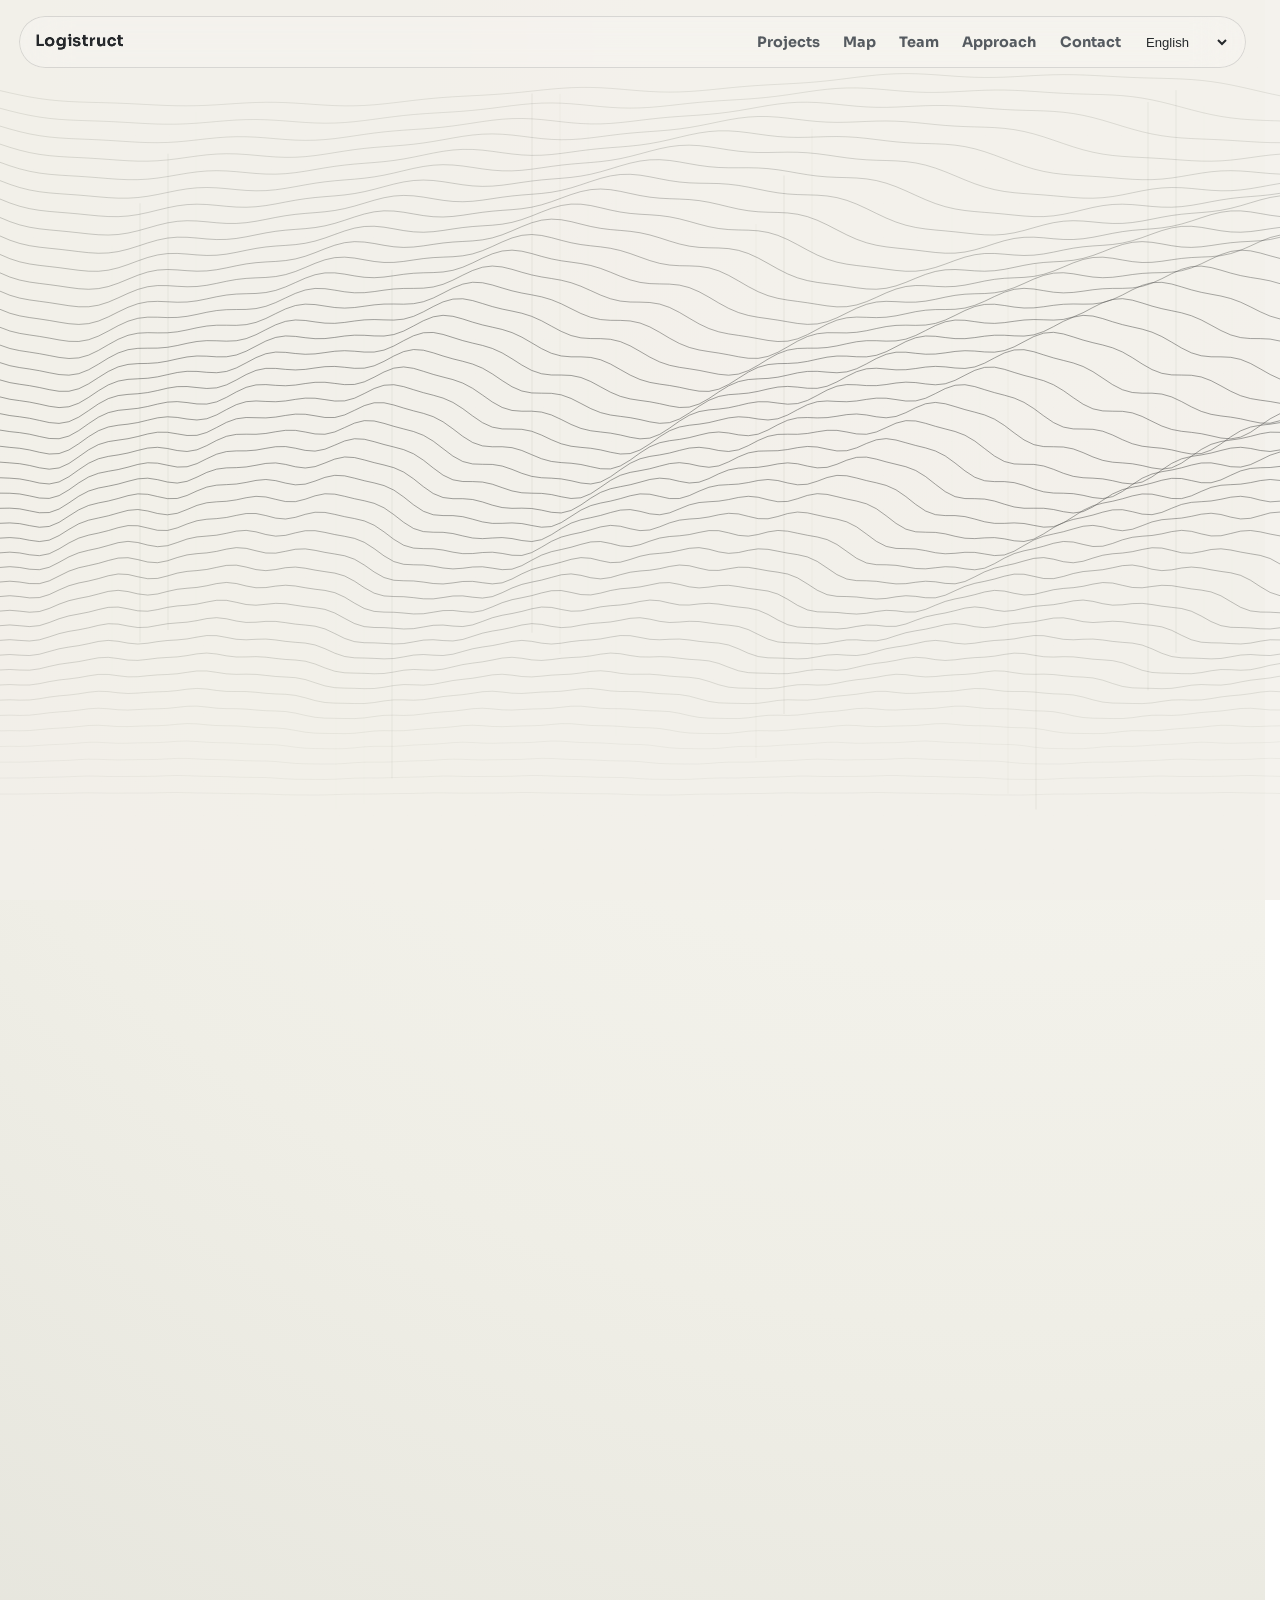
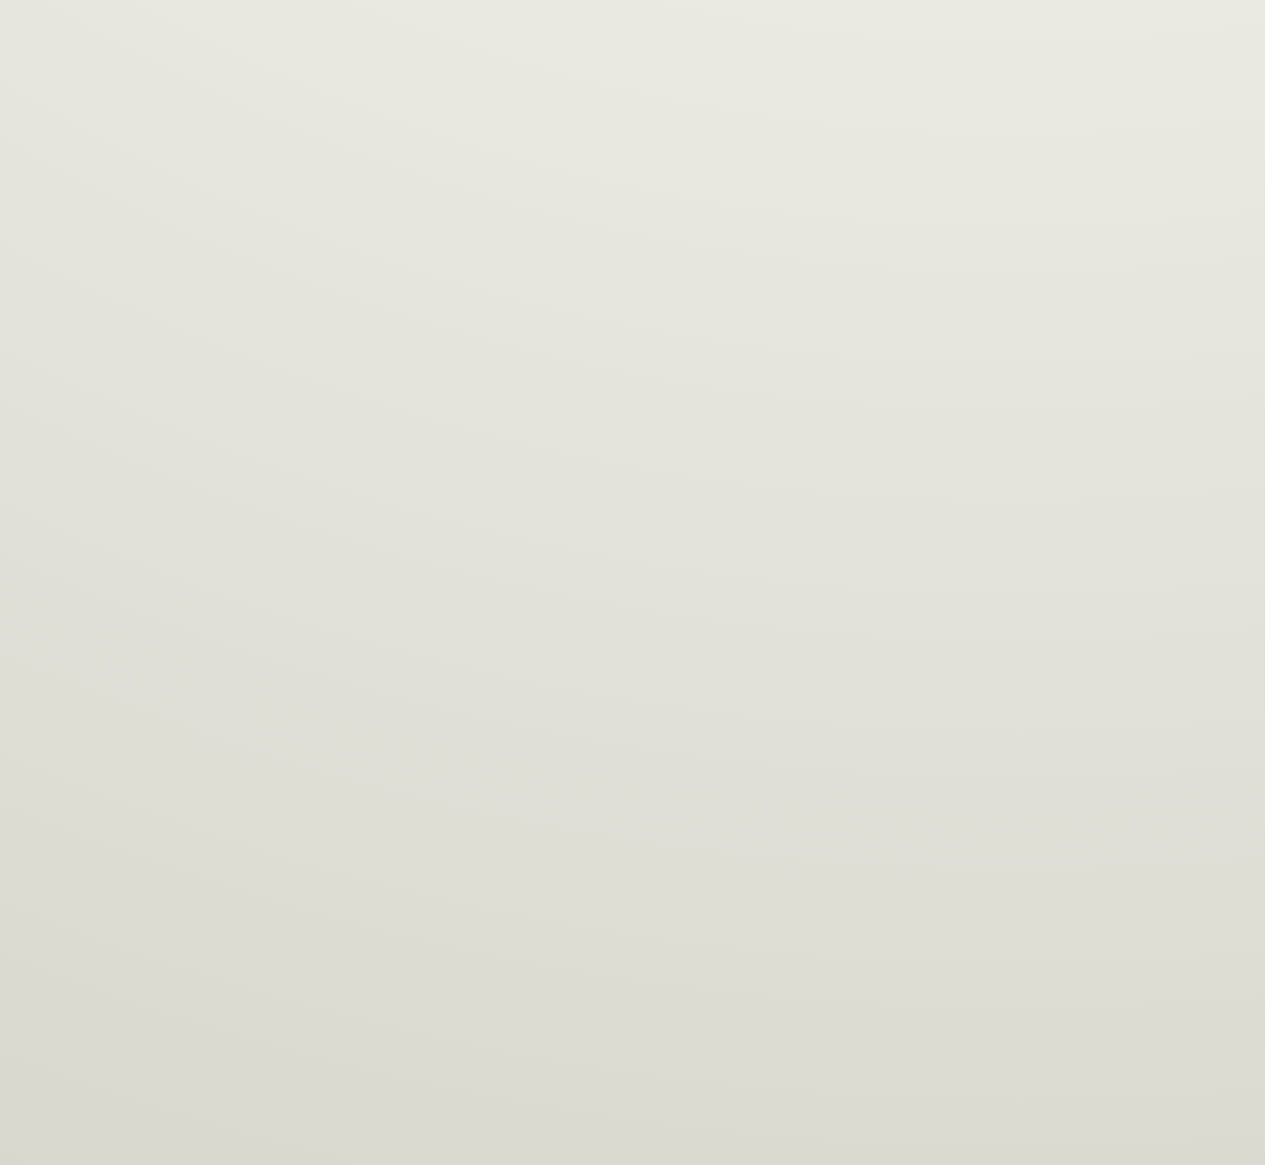
<file: index.html>
<!doctype html>
<html lang="en">
  <head>
    <meta charset="UTF-8" />
    <meta name="viewport" content="width=device-width, initial-scale=1.0" />
    <title data-i18n="site.title">Logistruct | Project Engineering Organization</title>
    <meta
      name="description"
      data-i18n-content="site.description"
      content="Logistruct designs and delivers complex logistics projects with engineering precision, visual clarity, and measurable outcomes."
    />
    <link rel="preconnect" href="https://fonts.googleapis.com" />
    <link rel="preconnect" href="https://fonts.gstatic.com" crossorigin />
    <link
      href="https://fonts.googleapis.com/css2?family=Sora:wght@300;400;500;600;700;800&family=Space+Mono:wght@400;700&family=IBM+Plex+Mono:wght@400;500&display=swap"
      rel="stylesheet"
    />
    <link rel="stylesheet" href="assets/styles.css?v=layout-review-1" />
  </head>
  <body data-intro-phase="idle">
    <canvas id="bg-canvas" aria-hidden="true"></canvas>
    <div class="noise-layer" aria-hidden="true"></div>

    <header class="site-header">
      <div class="site-header-shell" aria-hidden="true"></div>
      <a href="#hero" class="brand">
        <span class="brand-text">Logistruct</span>
      </a>
      <div class="header-controls">
        <nav class="main-nav" aria-label="Main Navigation" data-i18n-aria-label="nav.aria.main">
          <a href="#projects" data-i18n="nav.projects">Projects</a>
          <a href="#map" data-i18n="nav.map">Map</a>
          <a href="#team" data-i18n="nav.team">Team</a>
          <a href="#approach" data-i18n="nav.approach">Approach</a>
          <a href="#contact" data-i18n="nav.contact">Contact</a>
        </nav>
        <div class="lang-switcher">
          <label class="sr-only" for="lang-switcher" data-i18n="lang.label">Language</label>
          <select
            id="lang-switcher"
            name="lang"
            aria-label="Select language"
            data-i18n-aria-label="lang.select_aria"
          >
            <option value="en">English</option>
            <option value="uk">Українська</option>
            <option value="pl">Polski</option>
            <option value="nl">Nederlands</option>
            <option value="ja">日本語</option>
          </select>
        </div>
      </div>
    </header>

    <main>
      <section id="hero" class="section hero-section">
        <div class="hero-copy">
          <p class="eyebrow" data-i18n="hero.eyebrow">Project Engineering Organization</p>
          <h1 data-i18n-html="hero.heading_html">
            We shape <span class="highlight">logistics systems</span> that perform under pressure.
          </h1>
          <p class="lede" data-i18n="hero.lede">
            Premium planning, real-world execution, and data-driven decisions
            for complex industrial and infrastructure projects.
          </p>
          <div class="hero-actions">
            <a class="btn btn-primary" href="#projects" data-i18n="hero.cta.projects">View Projects</a>
            <a class="btn btn-ghost" href="#contact" data-i18n="hero.cta.contact">Start a Conversation</a>
          </div>
        </div>

        <div class="hero-metrics" aria-label="Performance Snapshot" data-i18n-aria-label="hero.metrics.aria">
          <article>
            <p class="metric-value" data-count="32">32</p>
            <p class="metric-label" data-i18n="hero.metrics.delivered">Delivered Programs</p>
          </article>
          <article>
            <p class="metric-value" data-count="14">14</p>
            <p class="metric-label" data-i18n="hero.metrics.regions">Regions Coordinated</p>
          </article>
          <article>
            <p class="metric-value" data-count="96">96</p>
            <p class="metric-label" data-i18n="hero.metrics.ontime">On-time Milestones %</p>
          </article>
        </div>
      </section>

      <section id="projects" class="section">
        <div class="section-head">
          <p class="eyebrow" data-i18n="projects.eyebrow">Selected Work</p>
          <h2 data-i18n="projects.title">Projects</h2>
        </div>
        <div class="project-grid">
          <article class="project-card is-active" data-project="steel-hub" tabindex="0">
            <p class="project-tag" data-i18n="projects.cards.steel.tag">Industrial</p>
            <h3 data-i18n="projects.cards.steel.title">Dnipro Steel Hub Rebuild</h3>
            <p data-i18n="projects.cards.steel.summary">
              Reconfigured inbound and outbound flows with staged construction
              phasing and zero downtime transfer windows.
            </p>
            <p class="project-meta" data-i18n="projects.cards.steel.meta">Dnipro Region • Completed</p>
          </article>
          <article class="project-card" data-project="river-terminal" tabindex="0">
            <p class="project-tag" data-i18n="projects.cards.river.tag">Infrastructure</p>
            <h3 data-i18n="projects.cards.river.title">South River Terminal Upgrade</h3>
            <p data-i18n="projects.cards.river.summary">
              Introduced dynamic berth scheduling and resilient warehouse
              geometry for seasonal volume surges.
            </p>
            <p class="project-meta" data-i18n="projects.cards.river.meta">Odesa Region • Active</p>
          </article>
          <article class="project-card" data-project="grain-corridor" tabindex="0">
            <p class="project-tag" data-i18n="projects.cards.grain.tag">Supply Chain</p>
            <h3 data-i18n="projects.cards.grain.title">Eastern Grain Corridor</h3>
            <p data-i18n="projects.cards.grain.summary">
              Built a multi-node handoff model linking rail, storage, and road
              dispatch with improved buffer stability.
            </p>
            <p class="project-meta" data-i18n="projects.cards.grain.meta">Kharkiv Region • Active</p>
          </article>
        </div>
      </section>

      <section id="map" class="section">
        <div class="section-head">
          <p class="eyebrow" data-i18n="map.eyebrow">Geography Narrative</p>
          <h2 data-i18n="map.title">Story Map</h2>
        </div>
        <div class="map-shell">
          <svg
            id="story-map"
            viewBox="0 0 860 420"
            role="img"
            aria-label="Project map showing active delivery corridors"
            data-i18n-aria-label="map.aria"
          >
            <defs>
              <linearGradient id="route-gradient" x1="0" x2="1" y1="0" y2="1">
                <stop class="route-gradient-stop-start" offset="0%" />
                <stop class="route-gradient-stop-end" offset="100%" />
              </linearGradient>
            </defs>
            <rect class="map-bg" x="0" y="0" width="860" height="420" rx="24" />
            <g class="region-shape">
              <path
                d="M94 320 L190 102 L370 80 L525 130 L702 94 L760 220 L654 330 L420 350 L232 366 Z"
              />
            </g>
            <g class="routes">
              <path
                class="route"
                data-route="steel-hub|river-terminal"
                d="M245 240 C320 200, 440 210, 530 250"
              />
              <path
                class="route"
                data-route="river-terminal|grain-corridor"
                d="M530 250 C585 228, 650 196, 705 166"
              />
              <path
                class="route"
                data-route="steel-hub|grain-corridor"
                d="M245 240 C360 152, 540 128, 705 166"
              />
            </g>
            <g class="map-nodes">
              <g class="node is-active" data-project="steel-hub" transform="translate(245 240)">
                <circle class="pulse" r="18"></circle>
                <circle class="core" r="6"></circle>
                <text x="18" y="-12" data-i18n="map.nodes.steel">Dnipro Steel Hub</text>
              </g>
              <g class="node" data-project="river-terminal" transform="translate(530 250)">
                <circle class="pulse" r="18"></circle>
                <circle class="core" r="6"></circle>
                <text x="18" y="-12" data-i18n="map.nodes.river">South River Terminal</text>
              </g>
              <g class="node" data-project="grain-corridor" transform="translate(705 166)">
                <circle class="pulse" r="18"></circle>
                <circle class="core" r="6"></circle>
                <text x="18" y="-12" data-i18n="map.nodes.grain">Eastern Grain Corridor</text>
              </g>
            </g>
          </svg>
        </div>
      </section>

      <section id="team" class="section">
        <div class="section-head">
          <p class="eyebrow" data-i18n="team.eyebrow">People</p>
          <h2 data-i18n="team.title">Team</h2>
        </div>
        <div class="team-grid">
          <article>
            <h3>Olha Koval</h3>
            <p class="role" data-i18n="team.members.olha.role">Lead Systems Architect</p>
            <p data-i18n="team.members.olha.bio">Designs resilient logistics topology for phased infrastructure delivery.</p>
          </article>
          <article>
            <h3>Dmytro Honchar</h3>
            <p class="role" data-i18n="team.members.dmytro.role">Construction Program Lead</p>
            <p data-i18n="team.members.dmytro.bio">Coordinates multi-contractor execution with high-risk dependency control.</p>
          </article>
          <article>
            <h3>Iryna Melnyk</h3>
            <p class="role" data-i18n="team.members.iryna.role">Data and Operations Analyst</p>
            <p data-i18n="team.members.iryna.bio">Builds planning models that connect forecast variance to field decisions.</p>
          </article>
        </div>
      </section>

      <section id="approach" class="section">
        <div class="section-head">
          <p class="eyebrow" data-i18n="approach.eyebrow">Method</p>
          <h2 data-i18n="approach.title">Approach</h2>
        </div>
        <ol class="approach-list">
          <li>
            <h3 data-i18n="approach.items.context.title">Context Mapping</h3>
            <p data-i18n="approach.items.context.body">We model constraints, bottlenecks, and operational priorities before design starts.</p>
          </li>
          <li>
            <h3 data-i18n="approach.items.parametric.title">Parametric Design</h3>
            <p data-i18n="approach.items.parametric.body">Layouts and capacities are tuned through variable-driven iterations and stress tests.</p>
          </li>
          <li>
            <h3 data-i18n="approach.items.execution.title">Execution Control</h3>
            <p data-i18n="approach.items.execution.body">Field sequencing and supplier windows are synchronized with measurable checkpoints.</p>
          </li>
        </ol>
      </section>

      <section id="contact" class="section contact-section">
        <div>
          <p class="eyebrow" data-i18n="contact.eyebrow">Contact</p>
          <h2 data-i18n="contact.title">Let’s scope your next program.</h2>
          <p data-i18n="contact.body">
            Send your project context and current constraints. We will return a
            focused response with milestones, risks, and decision options.
          </p>
        </div>
        <a class="btn btn-primary" href="mailto:hello@logistruct.com">
          hello@logistruct.com
        </a>
      </section>
    </main>

    <footer class="site-footer">
      <p data-i18n="footer.tagline">Logistruct • Engineering precision for logistics systems.</p>
      <p>&copy; <span id="year"></span> Logistruct.</p>
    </footer>

    <script type="module" src="assets/app.js?v=layout-review-1"></script>
  </body>
</html>
</file>
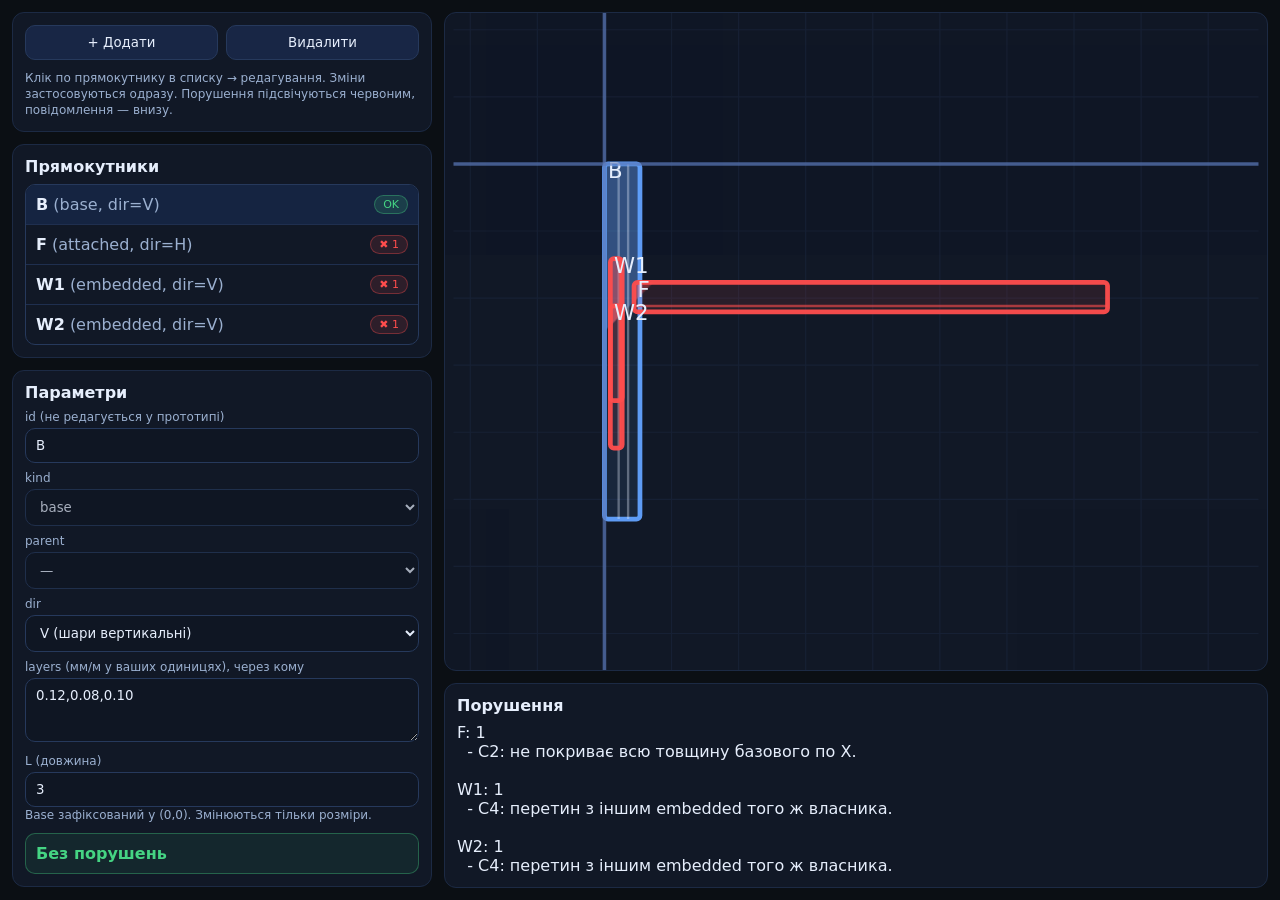
<file: assets/structures/новий 8.html>
<!doctype html>
<html lang="uk">
<head>
  <meta charset="utf-8" />
  <meta name="viewport" content="width=device-width,initial-scale=1" />
  <title>Rect Junction Param UI</title>
  <style>
    :root { --bg:#0b0f14; --panel:#111826; --panel2:#0f1623; --text:#e6eefc; --muted:#9bb0d0; --bad:#ff4d4d; --ok:#45d483; --base:#63a3ff; }
    *{box-sizing:border-box;font-family:system-ui,-apple-system,Segoe UI,Roboto,Arial}
    body{margin:0;background:var(--bg);color:var(--text)}
    .app{display:flex;height:100vh;gap:12px;padding:12px}
    .left{width:420px;min-width:340px;display:flex;flex-direction:column;gap:12px}
    .card{background:var(--panel);border:1px solid #1c2a44;border-radius:12px;padding:12px}
    .row{display:flex;gap:8px;align-items:center}
    .row > *{flex:1}
    label{font-size:12px;color:var(--muted);display:block;margin:8px 0 4px}
    input,select,textarea,button{
      width:100%; padding:9px 10px; border-radius:10px; border:1px solid #26395c;
      background:var(--panel2); color:var(--text);
    }
    textarea{min-height:64px;resize:vertical}
    button{cursor:pointer;background:#182645}
    button:hover{filter:brightness(1.1)}
    .list{max-height:260px;overflow:auto;border-radius:10px;border:1px solid #26395c}
    .item{padding:10px;border-bottom:1px solid #1f2f4f;cursor:pointer}
    .item:last-child{border-bottom:none}
    .item.active{background:#152441}
    .badge{display:inline-block;padding:2px 8px;border-radius:999px;font-size:11px;margin-left:6px}
    .b-ok{background:rgba(69,212,131,.15);border:1px solid rgba(69,212,131,.35);color:var(--ok)}
    .b-bad{background:rgba(255,77,77,.12);border:1px solid rgba(255,77,77,.35);color:var(--bad)}
    .right{flex:1;display:flex;flex-direction:column;gap:12px}
    .svgWrap{flex:1;background:var(--panel);border:1px solid #1c2a44;border-radius:12px;overflow:hidden;position:relative}
    #svg{width:100%;height:100%}
    .viol{max-height:220px;overflow:auto}
    .viol pre{white-space:pre-wrap;margin:0;color:var(--text)}
    .hint{color:var(--muted);font-size:12px;line-height:1.35}
  </style>
</head>
<body>
<div class="app">
  <div class="left">
    <div class="card">
      <div class="row">
        <button id="addBtn">+ Додати</button>
        <button id="delBtn">Видалити</button>
      </div>
      <div class="hint" style="margin-top:10px">
        Клік по прямокутнику в списку → редагування. Зміни застосовуються одразу.
        Порушення підсвічуються червоним, повідомлення — внизу.
      </div>
    </div>

    <div class="card">
      <div style="font-weight:600;margin-bottom:8px">Прямокутники</div>
      <div id="list" class="list"></div>
    </div>

    <div class="card" id="editorCard">
      <div style="font-weight:600;margin-bottom:8px">Параметри</div>
      <div id="editor"></div>
    </div>
  </div>

  <div class="right">
    <div class="svgWrap">
      <svg id="svg" xmlns="http://www.w3.org/2000/svg">
        <defs>
          <pattern id="hatchBad" width="8" height="8" patternUnits="userSpaceOnUse" patternTransform="rotate(45)">
            <rect width="8" height="8" fill="rgba(255,77,77,0.10)"></rect>
            <line x1="0" y1="0" x2="0" y2="8" stroke="rgba(255,77,77,0.35)" stroke-width="2"/>
          </pattern>
          <pattern id="hatchBase" width="10" height="10" patternUnits="userSpaceOnUse" patternTransform="rotate(45)">
            <rect width="10" height="10" fill="rgba(99,163,255,0.10)"></rect>
            <line x1="0" y1="0" x2="0" y2="10" stroke="rgba(99,163,255,0.35)" stroke-width="2"/>
          </pattern>
        </defs>
      </svg>
    </div>

    <div class="card viol">
      <div style="font-weight:600;margin-bottom:8px">Порушення</div>
      <pre id="violText"></pre>
    </div>
  </div>
</div>

<script>
  const EPS = 1e-6;

  const Kind = { BASE:"base", ATTACHED:"attached", EMBEDDED:"embedded" };
  const Dir  = { H:"H", V:"V" };
  const Side = { LEFT:"left", RIGHT:"right", TOP:"top", BOTTOM:"bottom" };
  const Mode = { TOUCH:"touch", INTERSECT:"intersect" };

  // --- data ---
  let nodes = [
    {id:"B", kind:Kind.BASE, dir:Dir.V, layers:"0.12,0.08,0.10", L:3.0, parent:null},

    {id:"F", kind:Kind.ATTACHED, dir:Dir.H, layers:"0.20,0.05", L:4.0, parent:"B",
      side:Side.RIGHT, mode:Mode.INTERSECT, a:1.00, p:0.05},

    {id:"W1", kind:Kind.EMBEDDED, dir:Dir.V, layers:"0.08,0.02", L:1.2, parent:"B", dx:0.05, dy:0.80},
    {id:"W2", kind:Kind.EMBEDDED, dir:Dir.V, layers:"0.08,0.02", L:1.2, parent:"B", dx:0.05, dy:1.20}
  ];

  let selectedId = "B";

  // --- helpers ---
  const parseLayers = (s) => String(s).split(",").map(x=>parseFloat(x.trim())).filter(x=>Number.isFinite(x) && x>0);
  const sum = (arr)=>arr.reduce((a,b)=>a+b,0);

  function sizeOf(n){
    const t = sum(parseLayers(n.layers));
    if(n.dir===Dir.H) return {w: Number(n.L)||0, h: t};
    return {w: t, h: Number(n.L)||0};
  }

  function overlap(a,b){
    const dx = Math.min(a.x2,b.x2) - Math.max(a.x1,b.x1);
    const dy = Math.min(a.y2,b.y2) - Math.max(a.y1,b.y1);
    return {dx,dy};
  }
  function intersectsArea(a,b){
    const {dx,dy}=overlap(a,b);
    return dx>EPS && dy>EPS;
  }
  function touches(a,b){
    const {dx,dy}=overlap(a,b);
    const touchX = Math.abs(dx)<=EPS && dy>EPS;
    const touchY = Math.abs(dy)<=EPS && dx>EPS;
    return touchX || touchY;
  }

  function longSides(baseGeom){
    return (baseGeom.w >= baseGeom.h) ? new Set([Side.TOP,Side.BOTTOM]) : new Set([Side.LEFT,Side.RIGHT]);
  }

  // --- build geometry ---
  function buildGeoms(){
    const byId = Object.fromEntries(nodes.map(n=>[n.id,n]));
    const geoms = {};
    const base = nodes.find(n=>n.kind===Kind.BASE) || nodes[0];

    // base at (0,0)
    const bs = sizeOf(base);
    geoms[base.id] = {x1:0,y1:0,x2:bs.w,y2:bs.h, w:bs.w, h:bs.h};

    // topological-ish iteration
    let unresolved = nodes.filter(n=>n.id!==base.id);
    for(let iter=0; iter<200; iter++){
      if(unresolved.length===0) break;
      let progressed=false;
      const next=[];
      for(const n of unresolved){
        if(!n.parent || !geoms[n.parent]) { next.push(n); continue; }
        const P = geoms[n.parent];
        const s = sizeOf(n);
        if(s.w<=0 || s.h<=0){ next.push(n); continue; }

        if(n.kind===Kind.EMBEDDED){
          const x1 = P.x1 + (Number(n.dx)||0);
          const y1 = P.y1 + (Number(n.dy)||0);
          geoms[n.id] = {x1,y1,x2:x1+s.w,y2:y1+s.h,w:s.w,h:s.h};
          progressed=true;
          continue;
        }

        if(n.kind===Kind.ATTACHED){
          // spec: attached to base; enforce by using parent as given
          const B = P;
          const a = Number(n.a)||0;
          const mode = n.mode || Mode.TOUCH;
          const p = (mode===Mode.INTERSECT) ? (Number(n.p)||0) : 0;

          let x1,y1;
          const side = n.side || Side.RIGHT;
          if(side===Side.RIGHT){
            x1 = B.x2 - p; y1 = B.y1 + a;
          }else if(side===Side.LEFT){
            x1 = (B.x1 + p) - s.w; y1 = B.y1 + a;
          }else if(side===Side.TOP){
            x1 = B.x1 + a; y1 = B.y2 - p;
          }else{
            x1 = B.x1 + a; y1 = (B.y1 + p) - s.h;
          }
          geoms[n.id] = {x1,y1,x2:x1+s.w,y2:y1+s.h,w:s.w,h:s.h};
          progressed=true;
          continue;
        }

        next.push(n);
      }
      unresolved=next;
      if(!progressed) break;
    }
    return geoms;
  }

  // --- validation ---
  function validate(geoms){
    const byId = Object.fromEntries(nodes.map(n=>[n.id,n]));
    const base = nodes.find(n=>n.kind===Kind.BASE);
    const B = geoms[base.id];
    const viol = Object.fromEntries(nodes.map(n=>[n.id,[]]));

    // C0 connectivity to base
    for(const n of nodes){
      if(n.kind===Kind.BASE) continue;
      let cur=n, seen=new Set(), ok=false;
      while(cur.parent){
        if(seen.has(cur.parent)) break;
        seen.add(cur.parent);
        if(cur.parent===base.id){ ok=true; break; }
        cur = byId[cur.parent];
        if(!cur) break;
      }
      if(!ok) viol[n.id].push("C0: немає ланцюжка до базового (parent-chain).");
    }

    // unresolved geom
    for(const n of nodes){
      if(!geoms[n.id]) viol[n.id].push("GEOM: не вдалося побудувати геометрію (parent відсутній або параметри 0).");
    }

    // attached rules
    for(const n of nodes){
      if(n.kind!==Kind.ATTACHED || !geoms[n.id]) continue;
      const R = geoms[n.id];

      if(n.mode===Mode.TOUCH){
        if(intersectsArea(R,B)) viol[n.id].push("C1: TOUCH, але є перетин з площею.");
        if(!touches(R,B)) viol[n.id].push("C1: TOUCH, але немає дотику.");
      }else{
        if(!intersectsArea(R,B)) viol[n.id].push("C1: INTERSECT, але немає перетину з площею.");
      }

      // C5: parallel layers can't intersect base
      if(n.dir===base.dir && n.mode===Mode.INTERSECT){
        viol[n.id].push("C5: паралельні шари до базового не можуть перетинати базовий (лише дотик).");
      }

      // C6: perpendicular intersect only long side
      if(n.dir!==base.dir && n.mode===Mode.INTERSECT){
        const ls = longSides(B);
        if(!ls.has(n.side)) viol[n.id].push("C6: перпендикулярні можуть перетинати лише довшу сторону базового.");
      }

      // C2: intersect must cover base thickness-axis
      if(n.mode===Mode.INTERSECT){
        if(base.dir===Dir.H){
          if(!(R.y1<=B.y1+EPS && R.y2>=B.y2-EPS)) viol[n.id].push("C2: не покриває всю товщину базового по Y.");
        }else{
          if(!(R.x1<=B.x1+EPS && R.x2>=B.x2-EPS)) viol[n.id].push("C2: не покриває всю товщину базового по X.");
        }
      }
    }

    // embedded rules C3 + C4
    const children = {};
    for(const n of nodes){
      if(n.parent) (children[n.parent] ??= []).push(n);
    }

    for(const n of nodes){
      if(n.kind!==Kind.EMBEDDED || !geoms[n.id] || !geoms[n.parent]) continue;
      const R=geoms[n.id], P=geoms[n.parent];
      if(!(P.x1<=R.x1+EPS && P.y1<=R.y1+EPS && R.x2<=P.x2+EPS && R.y2<=P.y2+EPS)){
        viol[n.id].push("C3: embedded виходить за межі власника.");
      }
    }

    for(const pid in children){
      const emb = children[pid].filter(n=>n.kind===Kind.EMBEDDED && geoms[n.id]);
      for(let i=0;i<emb.length;i++){
        for(let j=i+1;j<emb.length;j++){
          const a=geoms[emb[i].id], b=geoms[emb[j].id];
          if(intersectsArea(a,b)){
            viol[emb[i].id].push("C4: перетин з іншим embedded того ж власника.");
            viol[emb[j].id].push("C4: перетин з іншим embedded того ж власника.");
          }
        }
      }
    }

    return viol;
  }

  // --- render ---
  function render(){
    const geoms = buildGeoms();
    const viol = validate(geoms);
    renderList(viol);
    renderEditor(viol);
    renderSvg(geoms, viol);
    renderViolText(viol);
  }

  function renderList(viol){
    const el = document.getElementById("list");
    el.innerHTML = "";
    for(const n of nodes){
      const bad = (viol[n.id]||[]).length>0;
      const div = document.createElement("div");
      div.className = "item" + (n.id===selectedId ? " active":"");
      div.onclick = ()=>{ selectedId=n.id; render(); };
      div.innerHTML = `<div style="display:flex;justify-content:space-between;align-items:center;gap:8px">
        <div><b>${n.id}</b> <span style="color:var(--muted)">(${n.kind}, dir=${n.dir})</span></div>
        <span class="badge ${bad?'b-bad':'b-ok'}">${bad?('✖ '+viol[n.id].length):'OK'}</span>
      </div>`;
      el.appendChild(div);
    }
  }

  function field(label, inputHtml){
    return `<label>${label}</label>${inputHtml}`;
  }

  function renderEditor(viol){
    const n = nodes.find(x=>x.id===selectedId) || nodes[0];
    const ed = document.getElementById("editor");

    const parentOptions = nodes
      .filter(x=>x.id!==n.id)
      .map(x=>`<option value="${x.id}" ${x.id===n.parent?'selected':''}>${x.id}</option>`)
      .join("");

    const kindSel = `
      <select id="f_kind" ${n.kind===Kind.BASE?'disabled':''}>
        <option value="base" ${n.kind===Kind.BASE?'selected':''}>base</option>
        <option value="attached" ${n.kind===Kind.ATTACHED?'selected':''}>attached</option>
        <option value="embedded" ${n.kind===Kind.EMBEDDED?'selected':''}>embedded</option>
      </select>`;

    const dirSel = `
      <select id="f_dir">
        <option value="H" ${n.dir===Dir.H?'selected':''}>H (шари горизонтальні)</option>
        <option value="V" ${n.dir===Dir.V?'selected':''}>V (шари вертикальні)</option>
      </select>`;

    const baseLocked = (n.kind===Kind.BASE) ? `<div class="hint">Base зафіксований у (0,0). Змінюються тільки розміри.</div>` : "";

    let extra = "";
    if(n.kind===Kind.ATTACHED){
      extra += field("side", `
        <select id="f_side">
          <option value="left" ${n.side===Side.LEFT?'selected':''}>left</option>
          <option value="right" ${n.side===Side.RIGHT?'selected':''}>right</option>
          <option value="top" ${n.side===Side.TOP?'selected':''}>top</option>
          <option value="bottom" ${n.side===Side.BOTTOM?'selected':''}>bottom</option>
        </select>`);
      extra += field("mode", `
        <select id="f_mode">
          <option value="touch" ${n.mode===Mode.TOUCH?'selected':''}>touch</option>
          <option value="intersect" ${n.mode===Mode.INTERSECT?'selected':''}>intersect</option>
        </select>`);
      extra += `<div class="row">
        <div>${field("a (зсув уздовж сторони)", `<input id="f_a" type="number" step="0.01" value="${Number(n.a||0)}">`)}</div>
        <div>${field("p (заход, лише для intersect)", `<input id="f_p" type="number" step="0.01" value="${Number(n.p||0)}">`)}</div>
      </div>`;
    }
    if(n.kind===Kind.EMBEDDED){
      extra += `<div class="row">
        <div>${field("dx", `<input id="f_dx" type="number" step="0.01" value="${Number(n.dx||0)}">`)}</div>
        <div>${field("dy", `<input id="f_dy" type="number" step="0.01" value="${Number(n.dy||0)}">`)}</div>
      </div>`;
    }

    const vlist = (viol[n.id]||[]);
    const vhtml = vlist.length
      ? `<div style="margin-top:10px;padding:10px;border-radius:10px;border:1px solid rgba(255,77,77,.35);background:rgba(255,77,77,.08)">
           <div style="color:var(--bad);font-weight:600;margin-bottom:6px">Порушення цього прямокутника</div>
           <div class="hint">${vlist.map(x=>"• "+x).join("<br>")}</div>
         </div>`
      : `<div style="margin-top:10px;padding:10px;border-radius:10px;border:1px solid rgba(69,212,131,.35);background:rgba(69,212,131,.08)">
           <div style="color:var(--ok);font-weight:600">Без порушень</div>
         </div>`;

    ed.innerHTML = `
      ${field("id (не редагується у прототипі)", `<input value="${n.id}" disabled>`)}
      ${field("kind", kindSel)}
      ${field("parent", `<select id="f_parent" ${n.kind===Kind.BASE?'disabled':''}><option value="">—</option>${parentOptions}</select>`)}
      ${field("dir", dirSel)}
      <div class="row">
        <div>${field("layers (мм/м у ваших одиницях), через кому", `<textarea id="f_layers">${n.layers}</textarea>`)}</div>
      </div>
      ${field("L (довжина)", `<input id="f_L" type="number" step="0.01" value="${Number(n.L||0)}">`)}
      ${extra}
      ${baseLocked}
      ${vhtml}
    `;

    // bind
    const bind = (id, fn) => {
      const e = document.getElementById(id);
      if(!e) return;
      e.addEventListener("input", ()=>{ fn(e.value); render(); });
      e.addEventListener("change", ()=>{ fn(e.value); render(); });
    };

    bind("f_kind", v=>{
      if(n.kind===Kind.BASE) return;
      n.kind = v;
      // init defaults for params
      if(n.kind===Kind.ATTACHED){
        n.side ??= Side.RIGHT; n.mode ??= Mode.TOUCH; n.a ??= 0; n.p ??= 0;
      }
      if(n.kind===Kind.EMBEDDED){
        n.dx ??= 0; n.dy ??= 0;
      }
      if(n.kind!==Kind.BASE && !n.parent) n.parent="B";
    });
    bind("f_parent", v=> n.parent = v || null);
    bind("f_dir", v=> n.dir = v);
    bind("f_layers", v=> n.layers = v);
    bind("f_L", v=> n.L = Number(v)||0);
    bind("f_side", v=> n.side = v);
    bind("f_mode", v=> n.mode = v);
    bind("f_a", v=> n.a = Number(v)||0);
    bind("f_p", v=> n.p = Number(v)||0);
    bind("f_dx", v=> n.dx = Number(v)||0);
    bind("f_dy", v=> n.dy = Number(v)||0);
  }

  function renderSvg(geoms, viol){
    const svg = document.getElementById("svg");
    // clear (keep defs)
    const defs = svg.querySelector("defs");
    svg.innerHTML = "";
    svg.appendChild(defs);

    // bounds
    const existing = nodes.filter(n=>geoms[n.id]);
    if(existing.length===0) return;

    let minX=Infinity,minY=Infinity,maxX=-Infinity,maxY=-Infinity;
    for(const n of existing){
      const g=geoms[n.id];
      minX=Math.min(minX,g.x1); minY=Math.min(minY,g.y1);
      maxX=Math.max(maxX,g.x2); maxY=Math.max(maxY,g.y2);
    }
    const pad = 0.3*Math.max(1,(maxX-minX),(maxY-minY));
    minX-=pad; minY-=pad; maxX+=pad; maxY+=pad;

    svg.setAttribute("viewBox", `${minX} ${minY} ${maxX-minX} ${maxY-minY}`);

    // grid
    const grid = document.createElementNS(svg.namespaceURI,"g");
    grid.setAttribute("opacity","0.22");
    const step = Math.max(0.2, Math.min(1.0, (maxX-minX)/12));
    for(let x=Math.floor(minX/step)*step; x<=maxX; x+=step){
      const ln=document.createElementNS(svg.namespaceURI,"line");
      ln.setAttribute("x1",x); ln.setAttribute("y1",minY);
      ln.setAttribute("x2",x); ln.setAttribute("y2",maxY);
      ln.setAttribute("stroke","#2a3f66"); ln.setAttribute("stroke-width","0.01");
      grid.appendChild(ln);
    }
    for(let y=Math.floor(minY/step)*step; y<=maxY; y+=step){
      const ln=document.createElementNS(svg.namespaceURI,"line");
      ln.setAttribute("x1",minX); ln.setAttribute("y1",y);
      ln.setAttribute("x2",maxX); ln.setAttribute("y2",y);
      ln.setAttribute("stroke","#2a3f66"); ln.setAttribute("stroke-width","0.01");
      grid.appendChild(ln);
    }
    svg.appendChild(grid);

    // draw rects
    for(const n of existing){
      const g = geoms[n.id];
      const bad = (viol[n.id]||[]).length>0;

      const rect = document.createElementNS(svg.namespaceURI,"rect");
      rect.setAttribute("x", g.x1);
      rect.setAttribute("y", g.y1);
      rect.setAttribute("width", g.w);
      rect.setAttribute("height", g.h);
      rect.setAttribute("rx", 0.03);
      rect.setAttribute("ry", 0.03);

      if(n.kind===Kind.BASE){
        rect.setAttribute("fill","url(#hatchBase)");
        rect.setAttribute("stroke","rgba(99,163,255,0.95)");
      }else if(bad){
        rect.setAttribute("fill","url(#hatchBad)");
        rect.setAttribute("stroke","rgba(255,77,77,0.95)");
      }else{
        rect.setAttribute("fill","rgba(69,212,131,0.12)");
        rect.setAttribute("stroke","rgba(69,212,131,0.85)");
      }
      rect.setAttribute("stroke-width","0.04");

      rect.addEventListener("click", ()=>{
        selectedId = n.id; render();
      });

      const title = document.createElementNS(svg.namespaceURI,"title");
      const msgs = (viol[n.id]||[]);
      title.textContent = msgs.length ? (n.id + ":\n" + msgs.join("\n")) : (n.id + ": OK");
      rect.appendChild(title);

      svg.appendChild(rect);

      // draw layer boundaries
      const layers = parseLayers(n.layers);
      if(layers.length>1){
        let acc=0;
        for(let k=0;k<layers.length-1;k++){
          acc += layers[k];
          const ln=document.createElementNS(svg.namespaceURI,"line");
          if(n.dir===Dir.H){
            // layers stack in Y (horizontal stripes)
            const y = g.y1 + acc;
            ln.setAttribute("x1", g.x1); ln.setAttribute("y1", y);
            ln.setAttribute("x2", g.x2); ln.setAttribute("y2", y);
          }else{
            // layers stack in X (vertical stripes)
            const x = g.x1 + acc;
            ln.setAttribute("x1", x); ln.setAttribute("y1", g.y1);
            ln.setAttribute("x2", x); ln.setAttribute("y2", g.y2);
          }
          ln.setAttribute("stroke", bad ? "rgba(255,77,77,0.6)" : "rgba(230,238,252,0.35)");
          ln.setAttribute("stroke-width","0.02");
          svg.appendChild(ln);
        }
      }

      // id label
      const tx=document.createElementNS(svg.namespaceURI,"text");
      tx.setAttribute("x", g.x1 + 0.03);
      tx.setAttribute("y", g.y1 + 0.12);
      tx.setAttribute("fill","#e6eefc");
      tx.setAttribute("font-size","0.18");
      tx.textContent = n.id;
      svg.appendChild(tx);
    }

    // axes at (0,0)
    const axg=document.createElementNS(svg.namespaceURI,"g");
    const xax=document.createElementNS(svg.namespaceURI,"line");
    xax.setAttribute("x1",minX); xax.setAttribute("y1",0);
    xax.setAttribute("x2",maxX); xax.setAttribute("y2",0);
    xax.setAttribute("stroke","#5a78b8"); xax.setAttribute("stroke-width","0.03"); xax.setAttribute("opacity","0.7");
    const yax=document.createElementNS(svg.namespaceURI,"line");
    yax.setAttribute("x1",0); yax.setAttribute("y1",minY);
    yax.setAttribute("x2",0); yax.setAttribute("y2",maxY);
    yax.setAttribute("stroke","#5a78b8"); yax.setAttribute("stroke-width","0.03"); yax.setAttribute("opacity","0.7");
    axg.appendChild(xax); axg.appendChild(yax);
    svg.appendChild(axg);
  }

  function renderViolText(viol){
    const out = [];
    for(const n of nodes){
      const v = viol[n.id] || [];
      if(v.length) out.push(`${n.id}: ${v.length}\n  - ${v.join("\n  - ")}\n`);
    }
    document.getElementById("violText").textContent = out.length ? out.join("\n") : "Порушень немає.";
  }

  // --- buttons ---
  document.getElementById("addBtn").onclick = ()=>{
    // auto id
    let i=1;
    while(nodes.some(n=>n.id===("R"+i))) i++;
    const id="R"+i;

    nodes.push({
      id, kind:Kind.EMBEDDED, dir:Dir.V, layers:"0.10,0.05", L:1.0, parent:"B", dx:0.10, dy:0.10
    });
    selectedId=id;
    render();
  };

  document.getElementById("delBtn").onclick = ()=>{
    const n = nodes.find(x=>x.id===selectedId);
    if(!n) return;
    if(n.kind===Kind.BASE) return;
    // remove children too (simple cascade)
    const toDelete = new Set([n.id]);
    let changed=true;
    while(changed){
      changed=false;
      for(const x of nodes){
        if(x.parent && toDelete.has(x.parent) && !toDelete.has(x.id)){
          toDelete.add(x.id); changed=true;
        }
      }
    }
    nodes = nodes.filter(x=>!toDelete.has(x.id));
    selectedId = nodes.find(x=>x.kind===Kind.BASE)?.id || nodes[0]?.id;
    render();
  };

  render();
</script>
</body>
</html>
</file>
<file: assets/styles.css>
:root {
  --bg: #efeee6;
  --bg-soft: #e6e4db;
  --bg-radial-start: #faf9f5;
  --bg-radial-end: #d8d8cf;
  --surface: rgba(255, 255, 255, 0.04);
  --surface-strong: rgba(255, 255, 255, 0.08);
  --line: rgba(37, 40, 43, 0.14);
  --text: #25282b;
  --text-dim: #555a60;
  --accent: #25282b;
  --accent-warm: #c7a054;
  --danger: #b96255;
  --radius: 18px;
  --shadow: 0 0 0 rgba(0, 0, 0, 0);
  --max-width: 1120px;
  --menu-shell-collapsed-width: clamp(11rem, 18vw, 15rem);
  --menu-shell-reveal-ms: 180ms;
  --menu-nav-delay-ms: 120ms;
  --menu-lang-delay-ms: 260ms;
  --bg-grid-rgb: 44 48 51;
  --bg-grid-opacity: 0.18;
  --bg-grid-size: 34px;
  --control-panel-border: rgba(37, 40, 43, 0.18);
  --control-panel-bg: rgba(255, 255, 255, 0.84);
  --control-panel-shadow: 0 10px 26px rgba(37, 40, 43, 0.08);
  --control-btn-border: rgba(37, 40, 43, 0.18);
  --control-btn-bg: rgba(255, 255, 255, 0.82);
  --control-tab-border: rgba(37, 40, 43, 0.16);
  --control-tab-bg: rgba(255, 255, 255, 0.76);
  --theme-tab-active-bg: rgba(199, 160, 84, 0.12);
  --theme-tab-active-border: rgba(199, 160, 84, 0.3);
  --bg-test-tab-active-bg: rgba(37, 40, 43, 0.08);
  --bg-test-tab-active-border: rgba(37, 40, 43, 0.24);
  --control-input-border: rgba(37, 40, 43, 0.18);
  --control-input-bg: rgba(255, 255, 255, 0.88);
  --header-bg: rgba(255, 255, 255, 0.18);
  --nav-hover-bg: rgba(37, 40, 43, 0.05);
  --section-gradient-start: rgba(255, 255, 255, 0.02);
  --section-gradient-mid: rgba(255, 255, 255, 0.01);
  --section-gradient-end: rgba(255, 255, 255, 0);
  --btn-primary-mid: rgba(255, 255, 255, 0.56);
  --btn-primary-end: rgba(255, 255, 255, 0.36);
  --btn-primary-text: #25282b;
  --btn-primary-shadow: 0 0 0 rgba(0, 0, 0, 0);
  --btn-ghost-border: rgba(37, 40, 43, 0.22);
  --btn-ghost-bg: rgba(255, 255, 255, 0.14);
  --card-active-border: rgba(37, 40, 43, 0.2);
  --map-shell-bg: rgba(255, 255, 255, 0.02);
  --map-bg-fill: rgba(255, 255, 255, 0.08);
  --map-region-fill: rgba(37, 40, 43, 0.04);
  --map-region-stroke: rgba(37, 40, 43, 0.16);
  --map-node-pulse-fill: rgba(37, 40, 43, 0.05);
  --map-node-pulse-stroke: rgba(37, 40, 43, 0.16);
  --route-gradient-start: #4a5458;
  --route-gradient-end: #c7a054;
  --canvas-bound-point: #4c5256;
  --canvas-free-point: #6b7278;
  --canvas-topology-link: #595f64;
  --canvas-free-link: #7a8288;
  --canvas-cross-link: #676e74;
  --canvas-gradient-start: #4a5458;
  --canvas-gradient-end: #c7a054;
}

*,
*::before,
*::after {
  box-sizing: border-box;
}

html,
body {
  margin: 0;
  padding: 0;
}

html {
  scrollbar-gutter: stable;
}

body {
  color: var(--text);
  background: radial-gradient(
    circle at 80% 0%,
    var(--bg-radial-start) 0%,
    var(--bg) 45%,
    var(--bg-radial-end) 100%
  );
  font-family: "Segoe UI", "Sora", "Trebuchet MS", sans-serif;
  line-height: 1.55;
  min-height: 100vh;
  overflow-x: hidden;
}

#bg-canvas {
  position: fixed;
  inset: 0;
  width: 100%;
  height: 100%;
  z-index: -2;
  opacity: 0.82;
  filter: saturate(0.92) contrast(1.02);
}

.noise-layer {
  position: fixed;
  inset: 0;
  z-index: -1;
  background-image:
    linear-gradient(transparent 97%, rgb(var(--bg-grid-rgb) / 0.035) 100%),
    linear-gradient(90deg, transparent 97%, rgb(var(--bg-grid-rgb) / 0.03) 100%);
  background-size: var(--bg-grid-size) var(--bg-grid-size);
  opacity: var(--bg-grid-opacity);
  pointer-events: none;
  animation: drift-grid 18s linear infinite;
}

body.is-intro-scroll-lock {
  overflow: hidden;
}

body.is-intro-mobile-nav-skip {
  --menu-shell-collapsed-width: clamp(9rem, 58vw, 12rem);
  --menu-shell-reveal-ms: 120ms;
  --menu-nav-delay-ms: 80ms;
  --menu-lang-delay-ms: 150ms;
}

body[data-intro-phase="idle"] .site-header,
body[data-intro-phase="hold"] .site-header,
body[data-intro-phase="move"] .site-header {
  opacity: 1;
  transform: translate3d(0, 0, 0);
  pointer-events: none;
  overflow: visible;
  backdrop-filter: none;
  -webkit-backdrop-filter: none;
}

body[data-intro-phase="reduced"] .site-header {
  opacity: 0;
  transform: translate3d(0, 0, 0);
  pointer-events: none;
  overflow: visible;
  backdrop-filter: none;
  -webkit-backdrop-filter: none;
}

body[data-intro-phase="nav"] .site-header,
body[data-intro-phase="reveal"] .site-header,
body[data-intro-phase="done"] .site-header,
body[data-intro-phase="skip"] .site-header {
  opacity: 1;
  transform: translate3d(0, 0, 0);
  pointer-events: auto;
  overflow: hidden;
  backdrop-filter: blur(24px);
  -webkit-backdrop-filter: blur(24px);
}

body[data-intro-phase="idle"] .site-header-shell,
body[data-intro-phase="hold"] .site-header-shell,
body[data-intro-phase="move"] .site-header-shell,
body[data-intro-phase="reduced"] .site-header-shell {
  opacity: 0;
  width: var(--menu-shell-collapsed-width);
}

body[data-intro-phase="nav"] .site-header-shell,
body[data-intro-phase="reveal"] .site-header-shell,
body[data-intro-phase="done"] .site-header-shell,
body[data-intro-phase="skip"] .site-header-shell {
  opacity: 1;
  width: 100%;
}

body[data-intro-phase="idle"] .main-nav,
body[data-intro-phase="hold"] .main-nav,
body[data-intro-phase="move"] .main-nav,
body[data-intro-phase="reduced"] .main-nav {
  opacity: 0;
  transform: scaleX(0);
  pointer-events: none;
}

body[data-intro-phase="reveal"] .main-nav,
body[data-intro-phase="nav"] .main-nav,
body[data-intro-phase="done"] .main-nav,
body[data-intro-phase="skip"] .main-nav {
  opacity: 1;
  transform: scaleX(1);
  pointer-events: auto;
}

body[data-intro-phase="nav"] .main-nav,
body[data-intro-phase="reveal"] .main-nav {
  transition-delay: var(--menu-nav-delay-ms);
}

body[data-intro-phase="done"] .main-nav,
body[data-intro-phase="skip"] .main-nav {
  transition-delay: 0ms;
}

body.is-intro-mobile-nav-skip[data-intro-phase="move"] .main-nav,
body.is-intro-mobile-nav-skip[data-intro-phase="nav"] .main-nav,
body.is-intro-mobile-nav-skip[data-intro-phase="reveal"] .main-nav,
body.is-intro-mobile-nav-skip[data-intro-phase="done"] .main-nav {
  transition-duration: 1ms;
}

body[data-intro-phase="idle"] .lang-switcher,
body[data-intro-phase="hold"] .lang-switcher,
body[data-intro-phase="move"] .lang-switcher,
body[data-intro-phase="reduced"] .lang-switcher {
  opacity: 0;
  transform: translate3d(0.35rem, 0, 0);
  pointer-events: none;
}

body[data-intro-phase="nav"] .lang-switcher,
body[data-intro-phase="reveal"] .lang-switcher {
  opacity: 1;
  transform: translate3d(0, 0, 0);
  pointer-events: auto;
  transition-delay: var(--menu-lang-delay-ms);
}

body[data-intro-phase="done"] .lang-switcher,
body[data-intro-phase="skip"] .lang-switcher {
  opacity: 1;
  transform: translate3d(0, 0, 0);
  pointer-events: auto;
  transition-delay: 0ms;
}

body[data-intro-phase="idle"] .brand-text,
body[data-intro-phase="reduced"] .brand-text {
  opacity: 0;
}

body[data-intro-phase="hold"] .brand-text,
body[data-intro-phase="move"] .brand-text,
body[data-intro-phase="nav"] .brand-text,
body[data-intro-phase="reveal"] .brand-text,
body[data-intro-phase="done"] .brand-text,
body[data-intro-phase="skip"] .brand-text {
  opacity: 1;
}

body[data-intro-phase="idle"] main,
body[data-intro-phase="hold"] main,
body[data-intro-phase="move"] main,
body[data-intro-phase="nav"] main,
body[data-intro-phase="reveal"] main,
body[data-intro-phase="reduced"] main,
body[data-intro-phase="idle"] .site-footer,
body[data-intro-phase="hold"] .site-footer,
body[data-intro-phase="move"] .site-footer,
body[data-intro-phase="nav"] .site-footer,
body[data-intro-phase="reveal"] .site-footer,
body[data-intro-phase="reduced"] .site-footer {
  opacity: 0;
  transform: translate3d(0, 18px, 0);
  pointer-events: none;
}

body[data-intro-phase="reveal"].is-intro-content-reveal main,
body[data-intro-phase="reveal"].is-intro-content-reveal .site-footer,
body[data-intro-phase="done"] main,
body[data-intro-phase="skip"] main,
body[data-intro-phase="done"] .site-footer,
body[data-intro-phase="skip"] .site-footer {
  opacity: 1;
  transform: translate3d(0, 0, 0);
  pointer-events: auto;
}

body[data-intro-phase="idle"] main > .section,
body[data-intro-phase="hold"] main > .section,
body[data-intro-phase="move"] main > .section,
body[data-intro-phase="nav"] main > .section,
body[data-intro-phase="reveal"] main > .section,
body[data-intro-phase="reduced"] main > .section {
  opacity: 0;
  transform: translate3d(0, 24px, 0);
}

body[data-intro-phase="reveal"].is-intro-content-reveal main > .section,
body[data-intro-phase="done"] main > .section,
body[data-intro-phase="skip"] main > .section {
  opacity: 1;
  transform: translate3d(0, 0, 0);
}

body[data-intro-phase="reveal"].is-intro-content-reveal main > .section:nth-child(1) {
  transition-delay: 40ms;
}

body[data-intro-phase="reveal"].is-intro-content-reveal main > .section:nth-child(2) {
  transition-delay: 140ms;
}

body[data-intro-phase="reveal"].is-intro-content-reveal main > .section:nth-child(3) {
  transition-delay: 240ms;
}

body[data-intro-phase="reveal"].is-intro-content-reveal main > .section:nth-child(4) {
  transition-delay: 340ms;
}

body[data-intro-phase="reveal"].is-intro-content-reveal main > .section:nth-child(5) {
  transition-delay: 440ms;
}

body[data-intro-phase="reveal"].is-intro-content-reveal main > .section:nth-child(6) {
  transition-delay: 540ms;
}

body[data-intro-phase="skip"] .site-header,
body[data-intro-phase="skip"] main,
body[data-intro-phase="skip"] .site-footer,
body[data-intro-phase="skip"] .brand-text,
body[data-intro-phase="skip"] .main-nav,
body[data-intro-phase="skip"] main > .section {
  transition-duration: 1ms;
  transition-delay: 0ms;
}

body.is-bg-test {
  overflow: hidden;
}

body.is-bg-test .site-header,
body.is-bg-test main,
body.is-bg-test .site-footer {
  display: none;
}

body.is-theme-editor {
  overflow-x: hidden;
}

#theme-editor-controls {
  position: fixed;
  top: 0.75rem;
  left: 0.75rem;
  z-index: 15;
  width: min(420px, calc(100vw - 1.5rem));
  max-height: calc(100vh - 1.5rem);
  overflow: auto;
  padding: 0.8rem;
  border: 1px solid var(--control-panel-border);
  border-radius: 14px;
  background: var(--control-panel-bg);
  backdrop-filter: blur(8px);
  box-shadow: var(--control-panel-shadow);
}

#theme-editor-controls h2 {
  font-size: 1rem;
  margin: 0;
}

.theme-editor-subtitle {
  margin: 0.2rem 0 0.75rem;
  color: var(--text-dim);
  font-size: 0.82rem;
}

.theme-editor-actions {
  display: flex;
  flex-wrap: wrap;
  gap: 0.45rem;
  margin-bottom: 0.65rem;
}

.theme-editor-actions button {
  border: 1px solid var(--control-btn-border);
  background: var(--control-btn-bg);
  color: var(--text);
  border-radius: 8px;
  padding: 0.3rem 0.55rem;
  font-size: 0.78rem;
}

.theme-editor-actions button:focus-visible {
  outline: 2px solid var(--accent-warm);
  outline-offset: 1px;
}

.theme-editor-tabs {
  display: flex;
  gap: 0.4rem;
  overflow-x: auto;
  padding-bottom: 0.3rem;
  scrollbar-width: thin;
}

.theme-editor-tab {
  border: 1px solid var(--control-tab-border);
  background: var(--control-tab-bg);
  color: var(--text-dim);
  border-radius: 8px;
  padding: 0.28rem 0.55rem;
  font-size: 0.76rem;
  white-space: nowrap;
}

.theme-editor-tab[aria-selected="true"] {
  background: var(--theme-tab-active-bg);
  color: var(--text);
  border-color: var(--theme-tab-active-border);
}

.theme-editor-tab:focus-visible {
  outline: 2px solid var(--accent-warm);
  outline-offset: 1px;
}

.theme-editor-panel {
  display: grid;
  gap: 0.45rem;
  margin-top: 0.55rem;
}

.theme-editor-panel[hidden] {
  display: none;
}

.theme-editor-control-row {
  display: grid;
  grid-template-columns: 8.8rem minmax(0, 1fr) 5rem;
  gap: 0.45rem;
  align-items: center;
  font-size: 0.75rem;
}

.theme-editor-control-name {
  color: var(--text-dim);
}

.theme-editor-control-row input[type="range"],
.theme-editor-control-row input[type="text"] {
  width: 100%;
}

.theme-editor-control-row input[type="text"] {
  border-radius: 7px;
  border: 1px solid var(--control-input-border);
  background: var(--control-input-bg);
  color: var(--text);
  font-size: 0.74rem;
  padding: 0.24rem 0.38rem;
}

.theme-editor-control-row input[type="color"] {
  width: 100%;
  min-height: 1.6rem;
  border-radius: 7px;
  border: 1px solid var(--control-input-border);
  background: var(--control-input-bg);
  padding: 0.08rem;
}

.theme-editor-color-picker {
  min-width: 3.2rem;
}

.theme-editor-color-value {
  font-family: "Space Mono", "Courier New", monospace;
  letter-spacing: 0.01em;
}

.theme-editor-color-combo {
  display: grid;
  grid-template-columns: 3.2rem minmax(0, 1fr);
  gap: 0.35rem;
  align-items: center;
}

.theme-editor-control-row input:focus-visible {
  outline: 2px solid var(--accent-warm);
  outline-offset: 1px;
}

.theme-editor-control-row output {
  text-align: right;
  font-family: "Space Mono", "Courier New", monospace;
  color: var(--accent-warm);
  letter-spacing: 0.01em;
}

#bg-test-controls {
  position: fixed;
  top: 0.75rem;
  right: 0.75rem;
  z-index: 15;
  width: min(420px, calc(100vw - 1.5rem));
  max-height: calc(100vh - 1.5rem);
  overflow: auto;
  padding: 0.8rem;
  border: 1px solid var(--control-panel-border);
  border-radius: 14px;
  background: var(--control-panel-bg);
  backdrop-filter: blur(8px);
  box-shadow: var(--control-panel-shadow);
}

#bg-test-controls h2 {
  font-size: 1rem;
  margin: 0;
}

.bg-test-subtitle {
  margin: 0.2rem 0 0.75rem;
  color: var(--text-dim);
  font-size: 0.82rem;
}

.bg-test-presets {
  display: flex;
  flex-wrap: wrap;
  gap: 0.45rem;
  margin-bottom: 0.65rem;
}

.bg-test-presets button {
  border: 1px solid var(--control-btn-border);
  background: var(--control-btn-bg);
  color: var(--text);
  border-radius: 8px;
  padding: 0.3rem 0.55rem;
  font-size: 0.78rem;
}

.bg-test-presets button:focus-visible {
  outline: 2px solid var(--accent-warm);
  outline-offset: 1px;
}

.bg-test-tabs {
  display: flex;
  gap: 0.4rem;
  overflow-x: auto;
  padding-bottom: 0.3rem;
  scrollbar-width: thin;
}

.bg-test-tab {
  border: 1px solid var(--control-tab-border);
  background: var(--control-tab-bg);
  color: var(--text-dim);
  border-radius: 8px;
  padding: 0.28rem 0.55rem;
  font-size: 0.76rem;
  white-space: nowrap;
}

.bg-test-tab[aria-selected="true"] {
  background: var(--bg-test-tab-active-bg);
  color: var(--text);
  border-color: var(--bg-test-tab-active-border);
}

.bg-test-tab:focus-visible {
  outline: 2px solid var(--accent-warm);
  outline-offset: 1px;
}

.bg-test-panel {
  display: grid;
  gap: 0.45rem;
  margin-top: 0.55rem;
}

.bg-test-panel[hidden] {
  display: none;
}

.bg-test-control-row {
  display: grid;
  grid-template-columns: 8.4rem minmax(0, 1fr) 4.8rem;
  gap: 0.45rem;
  align-items: center;
  font-size: 0.75rem;
}

.bg-test-control-name {
  color: var(--text-dim);
}

.bg-test-control-row input[type="range"] {
  width: 100%;
}

.bg-test-control-row input[type="color"] {
  width: 100%;
  min-height: 1.6rem;
  border-radius: 7px;
  border: 1px solid var(--control-input-border);
  background: var(--control-input-bg);
  padding: 0.08rem;
}

.bg-test-control-row input:focus-visible {
  outline: 2px solid var(--accent-warm);
  outline-offset: 1px;
}

.bg-test-control-row output {
  text-align: right;
  font-family: "Space Mono", "Courier New", monospace;
  color: var(--accent-warm);
  letter-spacing: 0.01em;
}

.site-header {
  position: sticky;
  top: 0;
  z-index: 10;
  width: calc(100% - 2.4rem);
  margin: 1rem auto 0;
  padding: 0.7rem 1rem;
  isolation: isolate;
  border: 0;
  border-radius: 999px;
  overflow: visible;
  background: transparent;
  backdrop-filter: none;
  -webkit-backdrop-filter: none;
  display: flex;
  justify-content: space-between;
  align-items: center;
  gap: 1rem;
  transition:
    opacity 460ms ease,
    transform 720ms cubic-bezier(0.22, 0.61, 0.36, 1);
  will-change: opacity, transform;
}

.site-header > *:not(.site-header-shell) {
  position: relative;
  z-index: 1;
}

.site-header-shell {
  position: absolute;
  top: 0;
  left: 0;
  bottom: 0;
  width: var(--menu-shell-collapsed-width);
  z-index: 0;
  display: block;
  pointer-events: none;
  border: 1px solid var(--line);
  border-radius: inherit;
  background: var(--header-bg);
  opacity: 0;
  transition: width var(--menu-shell-reveal-ms) cubic-bezier(0.22, 0.61, 0.36, 1), opacity 180ms ease;
  will-change: width, opacity;
}

.header-controls {
  display: inline-flex;
  align-items: center;
  gap: 1rem;
}

.brand {
  text-decoration: none;
  color: inherit;
  display: inline-flex;
  align-items: center;
  gap: 0;
}

.brand-text {
  display: inline-block;
  font-weight: 700;
  letter-spacing: 0.02em;
  transform-origin: center center;
}

.main-nav {
  display: flex;
  flex-wrap: wrap;
  justify-content: flex-end;
  gap: 0.85rem;
  transform-origin: left center;
  transition: transform 860ms cubic-bezier(0.2, 0.7, 0.2, 1), opacity 420ms ease;
  transition-delay: 0ms;
  will-change: transform, opacity;
}

.main-nav a {
  text-decoration: none;
  color: var(--text-dim);
  font-size: 0.9rem;
  font-weight: 700;
  padding: 0.22rem 0.3rem;
  border-radius: 999px;
  transition: color 180ms ease, background-color 180ms ease;
}

.main-nav a:hover,
.main-nav a:focus-visible {
  color: var(--text);
  background: var(--nav-hover-bg);
  outline: none;
}

.lang-switcher {
  display: inline-flex;
  align-items: center;
  transition: opacity 220ms ease, transform 320ms cubic-bezier(0.22, 0.61, 0.36, 1);
  will-change: opacity, transform;
}

.lang-switcher select {
  display: block;
  border: 0;
  border-radius: 0;
  background: none;
  color: var(--text);
  padding: 0.12rem 0;
  font-size: 0.82rem;
  line-height: 1.2;
  cursor: pointer;
  font-weight: 400;
  transform: translateY(1px);
}

.lang-switcher select:focus-visible {
  outline: 2px solid var(--accent-warm);
  outline-offset: 1px;
}

.sr-only {
  position: absolute;
  width: 1px;
  height: 1px;
  padding: 0;
  margin: -1px;
  overflow: hidden;
  clip: rect(0, 0, 0, 0);
  white-space: nowrap;
  border: 0;
}

main {
  width: calc(100% - 2.4rem);
  margin: 2.4rem auto 4rem;
  display: grid;
  gap: 2.8rem;
  position: relative;
  z-index: 2;
  transition: opacity 520ms ease, transform 720ms cubic-bezier(0.22, 0.61, 0.36, 1);
  will-change: opacity, transform;
}

.section {
  border: 0;
  border-radius: 0;
  background: none;
  box-shadow: none;
  padding: clamp(1rem, 2vw, 1.5rem) 0;
}

main > .section {
  transition: opacity 560ms ease, transform 760ms cubic-bezier(0.2, 0.7, 0.2, 1);
  will-change: opacity, transform;
}

.hero-section {
  display: grid;
  grid-template-columns: 1.25fr 0.75fr;
  align-items: stretch;
  gap: clamp(1.5rem, 3vw, 3rem);
}

.hero-copy {
  max-width: none;
}

.eyebrow {
  margin: 0 0 0.6rem;
  color: var(--accent);
  font-size: 0.82rem;
  text-transform: uppercase;
  letter-spacing: 0.11em;
  font-family: "Space Mono", "Courier New", monospace;
}

html:lang(uk) .hero-section .eyebrow {
  font-family: "IBM Plex Mono", "Space Mono", "Courier New", monospace;
  font-weight: 500;
  letter-spacing: 0.04em;
}

h1,
h2,
h3 {
  margin: 0;
  line-height: 1.18;
}

.hero-section h1 {
  max-width: 15ch;
  letter-spacing: -0.04em;
}

h1 {
  font-size: clamp(2rem, 4.4vw, 3.8rem);
}

h2 {
  font-size: clamp(1.42rem, 2.6vw, 2.4rem);
}

h3 {
  font-size: 1.1rem;
}

.highlight {
  color: var(--accent-warm);
}

.hero-section .lede {
  max-width: 60ch;
}

.lede {
  color: var(--text-dim);
}

.hero-actions {
  display: flex;
  flex-wrap: wrap;
  gap: 0.8rem;
  margin-top: 1.3rem;
}

.btn {
  display: inline-flex;
  align-items: center;
  justify-content: center;
  border-radius: 999px;
  text-decoration: none;
  font-weight: 600;
  padding: 0.72rem 1rem;
  border: 1px solid transparent;
  transition: transform 180ms ease, box-shadow 180ms ease, border-color 180ms ease;
}

.btn:hover,
.btn:focus-visible {
  transform: translateY(-1px);
  outline: none;
}

.btn-primary {
  background: linear-gradient(
    180deg,
    var(--btn-primary-mid) 0%,
    var(--btn-primary-end) 100%
  );
  border-color: var(--btn-ghost-border);
  color: var(--btn-primary-text);
  box-shadow: var(--btn-primary-shadow);
}

.btn-ghost {
  border-color: var(--btn-ghost-border);
  color: var(--text);
  background: var(--btn-ghost-bg);
}

.hero-metrics {
  display: grid;
  gap: 1.7rem;
  align-content: start;
}

.hero-metrics article {
  background: none;
  border: 0;
  border-radius: 0;
  padding: 0.5rem 0;
}

.metric-value {
  margin: 0;
  font-size: 2rem;
  font-weight: 700;
  color: var(--text);
}

.metric-label {
  margin: 0.2rem 0 0;
  color: var(--text-dim);
  font-size: 0.85rem;
}

.section-head {
  display: flex;
  align-items: baseline;
  justify-content: space-between;
  gap: 1rem;
  margin-bottom: 1.3rem;
}

.project-grid {
  display: grid;
  grid-template-columns: repeat(3, minmax(0, 1fr));
  gap: clamp(1rem, 3vw, 3rem);
}

.project-card {
  border-radius: 0;
  background: none;
  border: 0;
  padding: 0;
  min-height: auto;
  cursor: pointer;
  transition: color 160ms ease;
}

.project-card:hover,
.project-card:focus-visible,
.project-card.is-active {
  transform: none;
  border-color: transparent;
  background: none;
  outline: none;
}

.project-tag {
  margin: 0 0 0.55rem;
  color: var(--accent);
  font-size: 0.76rem;
  text-transform: uppercase;
  letter-spacing: 0.09em;
}

.project-meta {
  font-size: 0.82rem;
  color: var(--text-dim);
}

.map-shell {
  border: 0;
  border-radius: 0;
  overflow: hidden;
  background: none;
}

#story-map {
  width: 100%;
  height: auto;
  display: block;
  filter: none;
}

.map-bg {
  fill: var(--map-bg-fill);
}

.region-shape path {
  fill: var(--map-region-fill);
  stroke: var(--map-region-stroke);
  stroke-width: 2.4;
}

.route {
  fill: none;
  stroke: url(#route-gradient);
  stroke-width: 2.2;
  stroke-linecap: round;
  stroke-dasharray: 8 8;
  opacity: 0.5;
  animation: route-flow 6s linear infinite;
}

.route-gradient-stop-start {
  stop-color: var(--route-gradient-start);
}

.route-gradient-stop-end {
  stop-color: var(--route-gradient-end);
}

.route.is-active {
  opacity: 1;
  stroke-width: 2.9;
}

.node {
  color: var(--text-dim);
  opacity: 0.72;
  transition: opacity 180ms ease;
}

.node text {
  fill: currentColor;
  font-size: 12px;
  font-family: "Space Mono", "Courier New", monospace;
}

.node .pulse {
  fill: var(--map-node-pulse-fill);
  stroke: var(--map-node-pulse-stroke);
  stroke-width: 1;
  animation: pulse 2.4s ease-in-out infinite;
}

.node .core {
  fill: var(--accent-warm);
}

.node.is-active {
  opacity: 1;
  color: var(--text);
}

.team-grid {
  display: grid;
  grid-template-columns: repeat(3, minmax(0, 1fr));
  gap: 0.8rem;
}

.team-grid article {
  border: 0;
  border-radius: 0;
  background: none;
  padding: 0;
}

.role {
  margin: 0.3rem 0;
  color: var(--accent);
  font-size: 0.84rem;
  text-transform: uppercase;
  letter-spacing: 0.08em;
}

.approach-list {
  margin: 0;
  padding: 0;
  list-style: none;
  display: grid;
  gap: 0.7rem;
  counter-reset: step;
}

.approach-list li {
  counter-increment: step;
  border: 0;
  border-radius: 0;
  background: none;
  padding: 0 0 0 3.3rem;
  position: relative;
}

.approach-list li::before {
  content: counter(step, decimal-leading-zero);
  position: absolute;
  left: 0.95rem;
  top: 1rem;
  font-family: "Space Mono", "Courier New", monospace;
  color: var(--accent-warm);
}

.contact-section {
  display: flex;
  justify-content: space-between;
  align-items: flex-start;
  gap: 1rem;
}

.site-footer {
  width: calc(100% - 2.4rem);
  margin: 0 auto 2.2rem;
  color: var(--text-dim);
  display: flex;
  justify-content: space-between;
  flex-wrap: wrap;
  gap: 0.6rem;
  font-size: 0.86rem;
  transition: opacity 520ms ease, transform 720ms cubic-bezier(0.22, 0.61, 0.36, 1);
  will-change: opacity, transform;
}

@keyframes pulse {
  0%,
  100% {
    transform: scale(0.95);
    opacity: 0.5;
  }
  50% {
    transform: scale(1.18);
    opacity: 1;
  }
}

@keyframes drift-grid {
  0% {
    transform: translate3d(0, 0, 0);
  }
  100% {
    transform: translate3d(var(--bg-grid-size), var(--bg-grid-size), 0);
  }
}

@keyframes route-flow {
  0% {
    stroke-dashoffset: 70;
  }
  100% {
    stroke-dashoffset: 0;
  }
}

@media (max-width: 1020px) {
  .header-controls {
    gap: 0.85rem;
  }

  .main-nav {
    gap: 0.7rem;
  }

  .project-grid,
  .team-grid {
    grid-template-columns: repeat(2, minmax(0, 1fr));
  }
}

@media (max-width: 860px) {
  .hero-section {
    grid-template-columns: 1fr;
  }
}

@media (max-width: 760px) {
  .header-controls {
    margin-left: auto;
  }

  .main-nav {
    display: none;
  }

  main {
    width: calc(100% - 1.2rem);
    margin-top: 1rem;
    gap: 1.8rem;
  }

  .site-header,
  .site-footer {
    width: calc(100% - 1.2rem);
  }

  .project-grid,
  .team-grid {
    grid-template-columns: 1fr;
  }

  .contact-section {
    flex-direction: column;
    align-items: flex-start;
  }

  #bg-test-controls {
    left: 0.6rem;
    right: 0.6rem;
    width: auto;
  }

  #theme-editor-controls {
    left: 0.6rem;
    right: 0.6rem;
    width: auto;
  }

  .bg-test-tabs {
    gap: 0.3rem;
  }

  .bg-test-tab {
    font-size: 0.72rem;
    padding: 0.24rem 0.48rem;
  }

  .bg-test-control-row {
    grid-template-columns: 1fr;
    gap: 0.2rem;
  }

  .bg-test-control-row output {
    text-align: left;
  }

  .theme-editor-tabs {
    gap: 0.3rem;
  }

  .theme-editor-tab {
    font-size: 0.72rem;
    padding: 0.24rem 0.48rem;
  }

  .theme-editor-control-row {
    grid-template-columns: 1fr;
    gap: 0.2rem;
  }

  .theme-editor-control-row output {
    text-align: left;
  }
}

html[data-motion-mode="reduced"] *,
html[data-motion-mode="reduced"] *::before,
html[data-motion-mode="reduced"] *::after {
  animation-duration: 1ms !important;
  animation-iteration-count: 1 !important;
  transition-duration: 1ms !important;
  scroll-behavior: auto !important;
}
</file>
